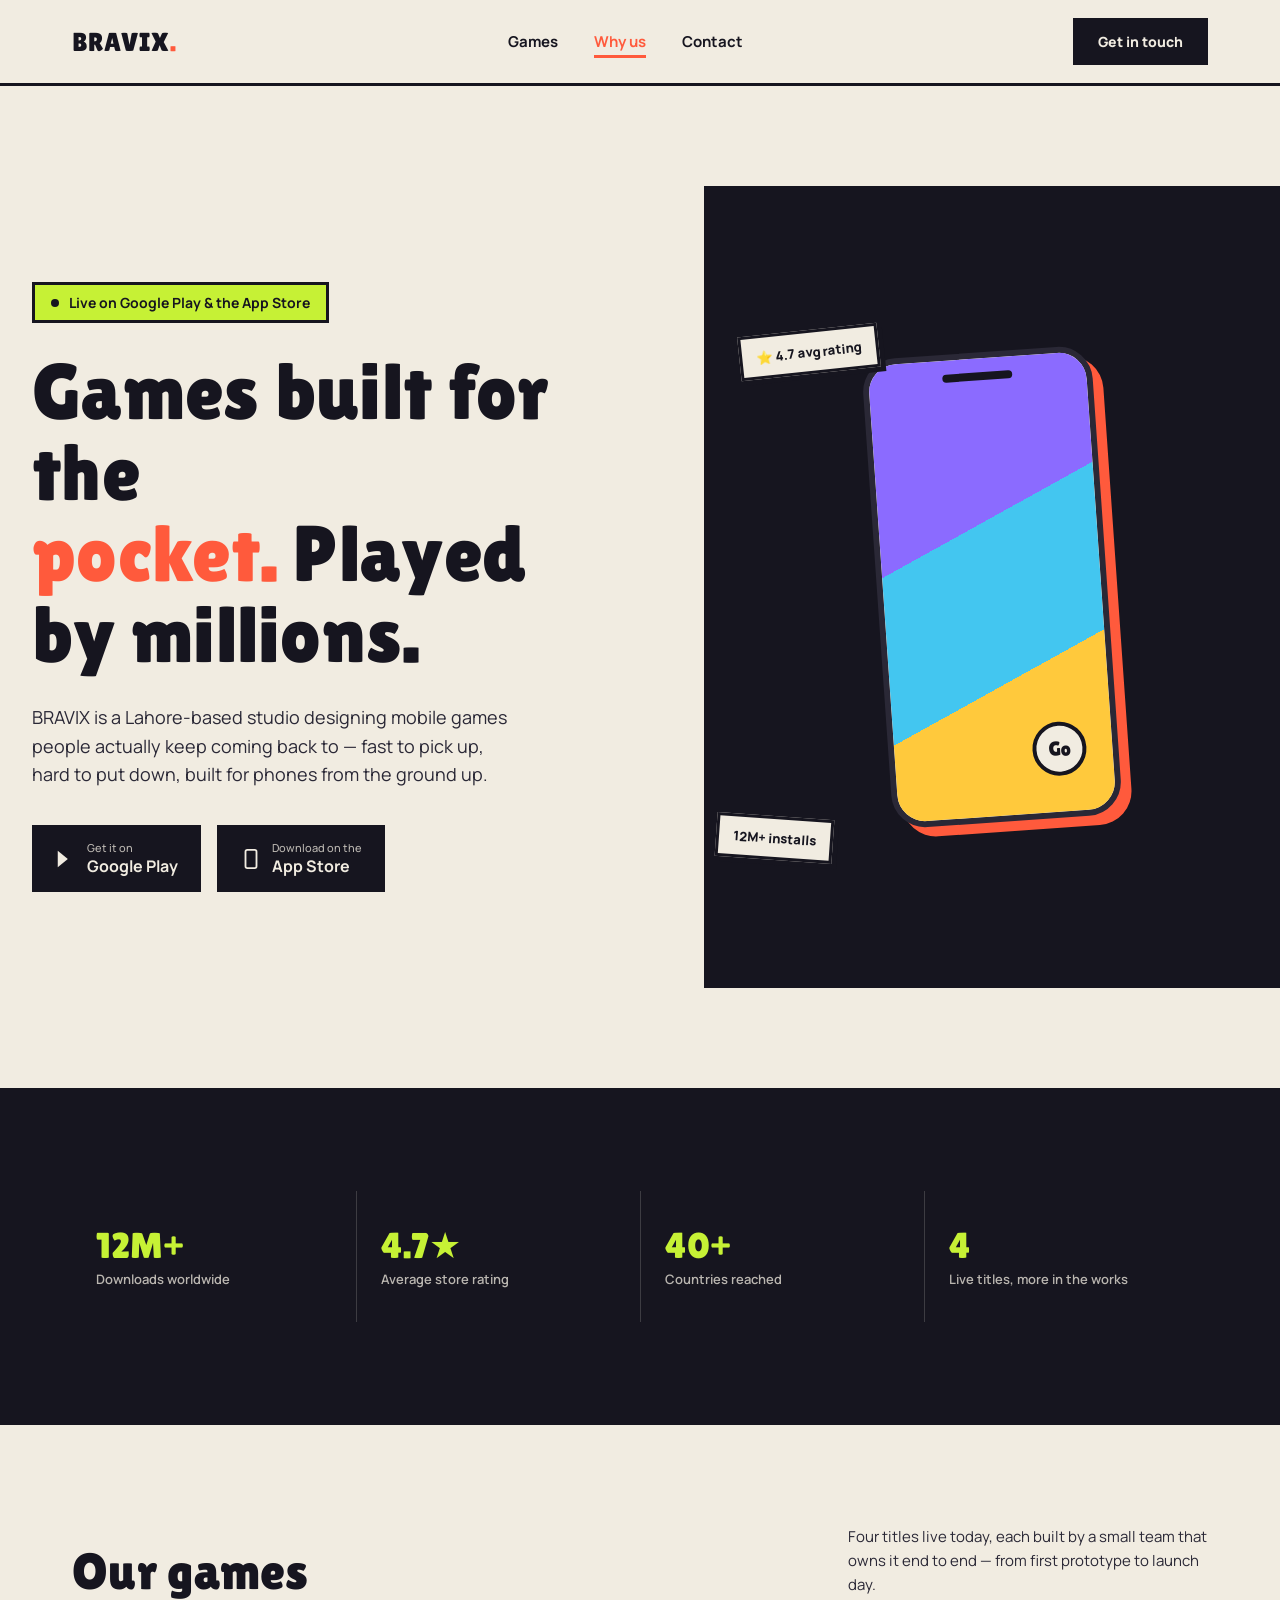
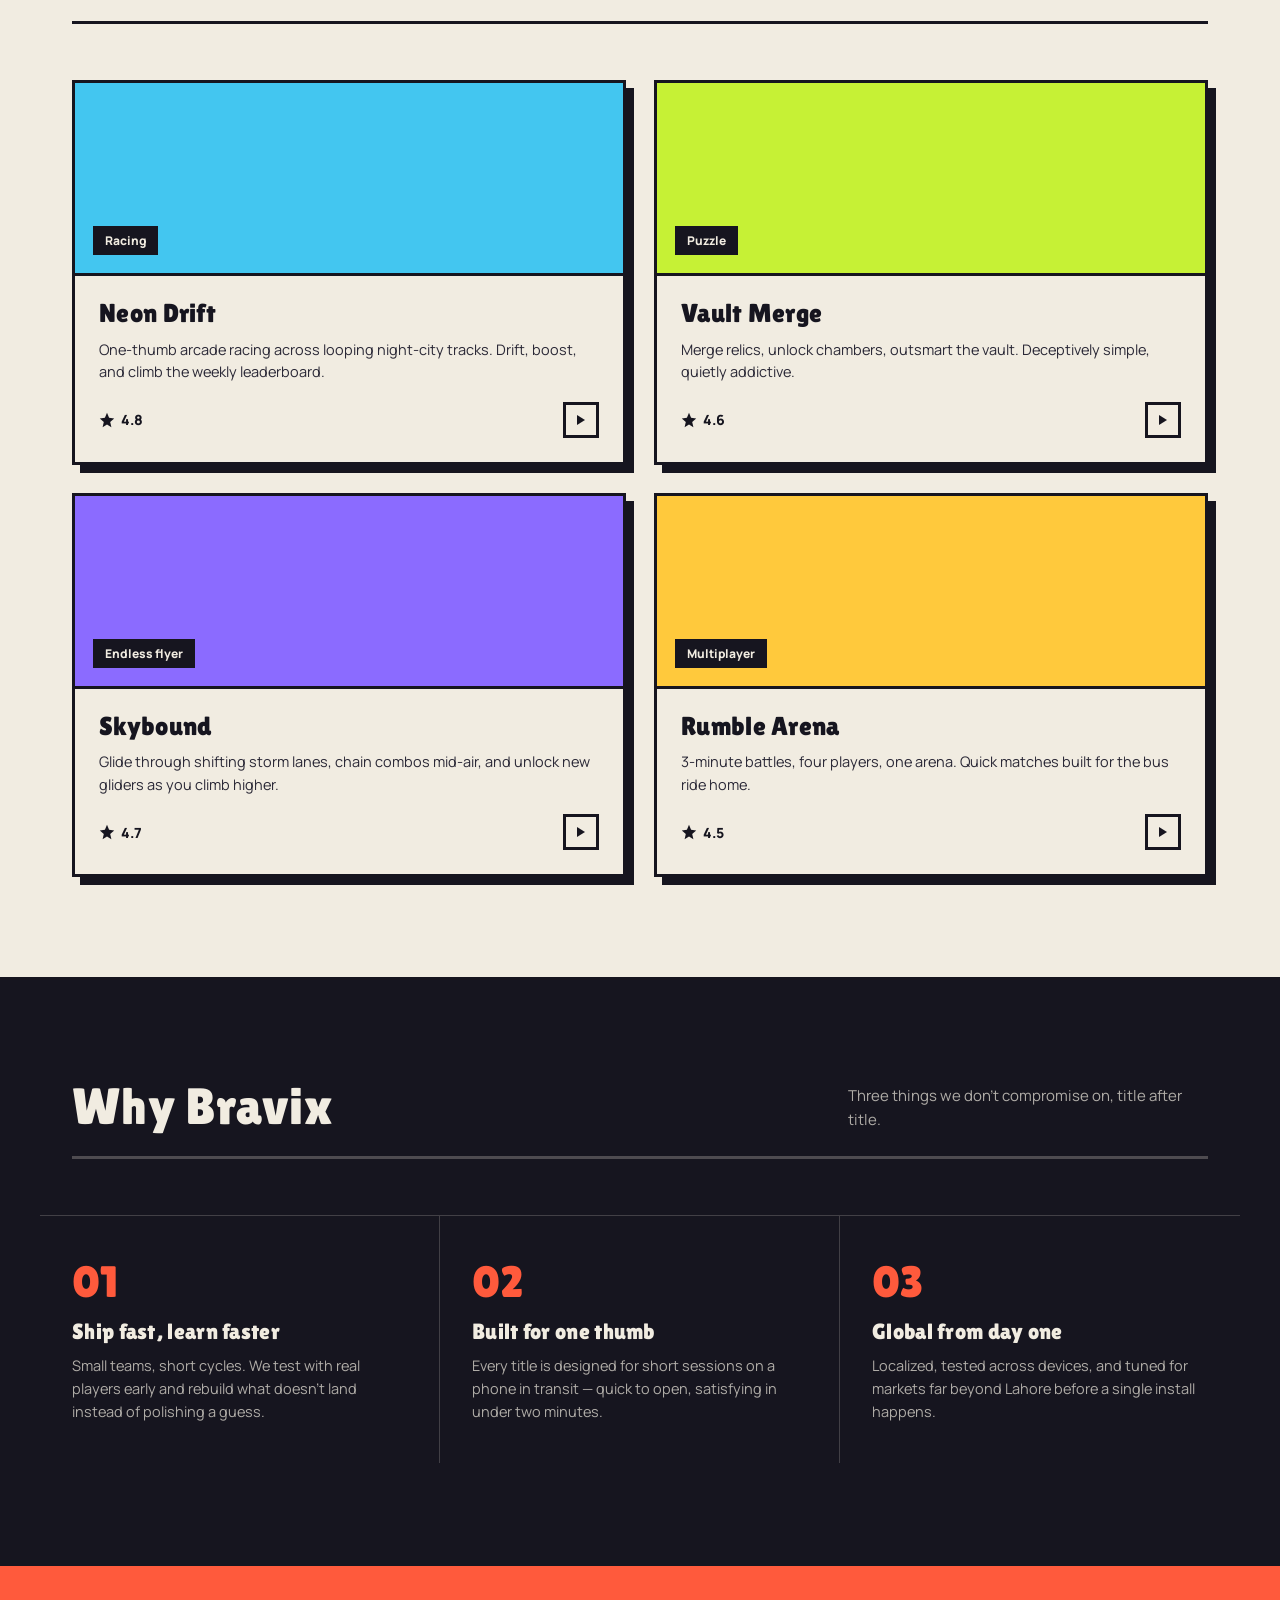
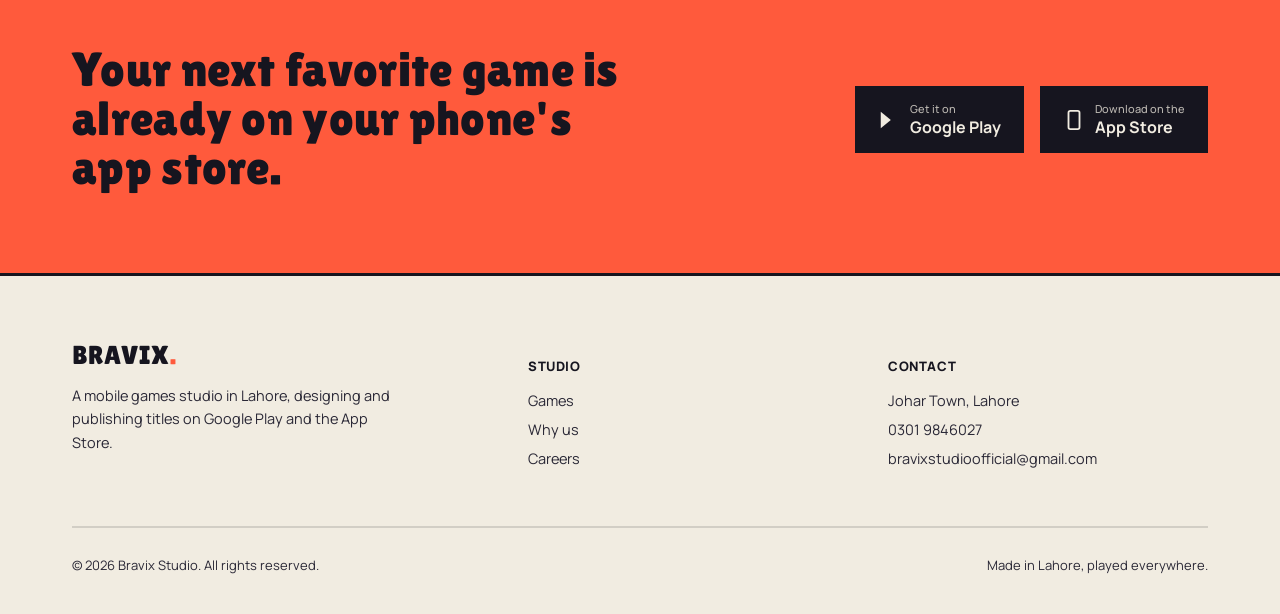
<file: index.html>
<!DOCTYPE html>
<html lang="en">
<head>
<meta charset="UTF-8" />
<meta name="viewport" content="width=device-width, initial-scale=1.0" />
<title>BRAVIX — Mobile games, made to be played</title>
<link rel="preconnect" href="https://fonts.googleapis.com">
<link href="https://fonts.googleapis.com/css2?family=Lilita+One&family=Manrope:wght@400;500;600;700;800&display=swap" rel="stylesheet">
<link rel="stylesheet" href="style.css">
</head>
<body>

<header>
  <nav class="wrap">
    <div class="logo">BRAVIX<span>.</span></div>
    <div class="navlinks">
      <a href="#games">Games</a>
      <a href="#why">Why us</a>
      <a href="#contact">Contact</a>
    </div>
    <a href="#contact" class="nav-cta">Get in touch</a>
    <button class="burger" aria-label="menu" aria-expanded="false">☰</button>
  </nav>
</header>

<section class="hero">
  <div class="hero-grid">
    <div class="hero-left">
      <div class="hero-tag reveal r1"><i></i>Live on Google Play &amp; the App Store</div>
      <h1 class="reveal r2">Games built for the<br><em>pocket.</em> Played by millions.</h1>
      <p class="hero-sub reveal r3">BRAVIX is a Lahore-based studio designing mobile games people actually keep coming back to — fast to pick up, hard to put down, built for phones from the ground up.</p>
      <div class="store-row reveal r4">
        <a href="#" class="badge">
          <svg viewBox="0 0 24 24" fill="none"><path d="M3 3l11 9-11 9V3z" fill="currentColor"/></svg>
          <span><small>Get it on</small><strong>Google Play</strong></span>
        </a>
        <a href="#" class="badge">
          <svg viewBox="0 0 24 24" fill="none"><rect x="6" y="2" width="12" height="20" rx="2" stroke="currentColor" stroke-width="2"/></svg>
          <span><small>Download on the</small><strong>App Store</strong></span>
        </a>
      </div>
    </div>
    <div class="hero-right">
      <div class="phone">
        <div class="screen"></div>
        <div class="notch"></div>
        <div class="ui-dot">Go</div>
      </div>
      <div class="float-chip chip-1">⭐ 4.7 avg rating</div>
      <div class="float-chip chip-2">12M+ installs</div>
    </div>
  </div>
</section>

<section class="stats">
  <div class="wrap stats-row">
    <div class="stat"><div class="num">12M+</div><div class="label">Downloads worldwide</div></div>
    <div class="stat"><div class="num">4.7★</div><div class="label">Average store rating</div></div>
    <div class="stat"><div class="num">40+</div><div class="label">Countries reached</div></div>
    <div class="stat"><div class="num">4</div><div class="label">Live titles, more in the works</div></div>
  </div>
</section>

<section id="games">
  <div class="wrap">
    <div class="sec-head">
      <h2>Our games</h2>
      <p>Four titles live today, each built by a small team that owns it end to end — from first prototype to launch day.</p>
    </div>
    <div class="games">

      <div class="cart">
        <div class="cart-art art-1"><span class="genre">Racing</span></div>
        <div class="cart-body">
          <h3>Neon Drift</h3>
          <p>One-thumb arcade racing across looping night-city tracks. Drift, boost, and climb the weekly leaderboard.</p>
          <div class="cart-foot">
            <div class="rating"><svg viewBox="0 0 20 20" fill="#16151f"><path d="M10 1l2.6 6.2L19 8l-5 4.4L15.5 19 10 15.6 4.5 19 6 12.4 1 8l6.4-.8z"/></svg> 4.8</div>
            <div class="play-btn"><svg viewBox="0 0 24 24"><path d="M4 2l16 10L4 22V2z"/></svg></div>
          </div>
        </div>
      </div>

      <div class="cart">
        <div class="cart-art art-2"><span class="genre">Puzzle</span></div>
        <div class="cart-body">
          <h3>Vault Merge</h3>
          <p>Merge relics, unlock chambers, outsmart the vault. Deceptively simple, quietly addictive.</p>
          <div class="cart-foot">
            <div class="rating"><svg viewBox="0 0 20 20" fill="#16151f"><path d="M10 1l2.6 6.2L19 8l-5 4.4L15.5 19 10 15.6 4.5 19 6 12.4 1 8l6.4-.8z"/></svg> 4.6</div>
            <div class="play-btn"><svg viewBox="0 0 24 24"><path d="M4 2l16 10L4 22V2z"/></svg></div>
          </div>
        </div>
      </div>

      <div class="cart">
        <div class="cart-art art-3"><span class="genre">Endless flyer</span></div>
        <div class="cart-body">
          <h3>Skybound</h3>
          <p>Glide through shifting storm lanes, chain combos mid-air, and unlock new gliders as you climb higher.</p>
          <div class="cart-foot">
            <div class="rating"><svg viewBox="0 0 20 20" fill="#16151f"><path d="M10 1l2.6 6.2L19 8l-5 4.4L15.5 19 10 15.6 4.5 19 6 12.4 1 8l6.4-.8z"/></svg> 4.7</div>
            <div class="play-btn"><svg viewBox="0 0 24 24"><path d="M4 2l16 10L4 22V2z"/></svg></div>
          </div>
        </div>
      </div>

      <div class="cart">
        <div class="cart-art art-4"><span class="genre">Multiplayer</span></div>
        <div class="cart-body">
          <h3>Rumble Arena</h3>
          <p>3-minute battles, four players, one arena. Quick matches built for the bus ride home.</p>
          <div class="cart-foot">
            <div class="rating"><svg viewBox="0 0 20 20" fill="#16151f"><path d="M10 1l2.6 6.2L19 8l-5 4.4L15.5 19 10 15.6 4.5 19 6 12.4 1 8l6.4-.8z"/></svg> 4.5</div>
            <div class="play-btn"><svg viewBox="0 0 24 24"><path d="M4 2l16 10L4 22V2z"/></svg></div>
          </div>
        </div>
      </div>

    </div>
  </div>
</section>

<section class="pillars-wrap" id="why">
  <div class="wrap">
    <div class="sec-head">
      <h2>Why Bravix</h2>
      <p>Three things we don't compromise on, title after title.</p>
    </div>
  </div>
  <div class="wrap" style="padding:0;">
    <div class="pillars">
      <div class="pillar">
        <div class="mark">01</div>
        <h3>Ship fast, learn faster</h3>
        <p>Small teams, short cycles. We test with real players early and rebuild what doesn't land instead of polishing a guess.</p>
      </div>
      <div class="pillar">
        <div class="mark">02</div>
        <h3>Built for one thumb</h3>
        <p>Every title is designed for short sessions on a phone in transit — quick to open, satisfying in under two minutes.</p>
      </div>
      <div class="pillar">
        <div class="mark">03</div>
        <h3>Global from day one</h3>
        <p>Localized, tested across devices, and tuned for markets far beyond Lahore before a single install happens.</p>
      </div>
    </div>
  </div>
</section>

<section class="cta-banner">
  <div class="wrap cta-inner">
    <h2>Your next favorite game is already on your phone's app store.</h2>
    <div class="cta-btns">
      <a href="#" class="badge">
        <svg viewBox="0 0 24 24" fill="none"><path d="M3 3l11 9-11 9V3z" fill="currentColor"/></svg>
        <span><small>Get it on</small><strong>Google Play</strong></span>
      </a>
      <a href="#" class="badge">
        <svg viewBox="0 0 24 24" fill="none"><rect x="6" y="2" width="12" height="20" rx="2" stroke="currentColor" stroke-width="2"/></svg>
        <span><small>Download on the</small><strong>App Store</strong></span>
      </a>
    </div>
  </div>
</section>

<footer id="contact">
  <div class="wrap">
    <div class="foot-grid">
      <div class="foot-brand">
        <div class="logo">BRAVIX<span style="color:var(--coral)">.</span></div>
        <p>A mobile games studio in Lahore, designing and publishing titles on Google Play and the App Store.</p>
      </div>
      <div class="foot-col">
        <h4>Studio</h4>
        <a href="#games">Games</a>
        <a href="#why">Why us</a>
        <a href="#">Careers</a>
      </div>
      <div class="foot-col">
        <h4>Contact</h4>
        <p>Johar Town, Lahore</p>
        <a href="tel:+923019846027">0301 9846027</a>
        <a href="mailto:bravixstudioofficial@gmail.com">bravixstudioofficial@gmail.com</a>
      </div>
    </div>
    <div class="foot-bottom">
      <span>© 2026 Bravix Studio. All rights reserved.</span>
      <span>Made in Lahore, played everywhere.</span>
    </div>
  </div>
</footer>

<script src="script.js"></script>
</body>
</html>
</file>
<file: style.css>
:root{
    --ink:#16151f;
    --ink-soft:#2a2836;
    --paper:#f1ece1;
    --paper-dim:#e7e0d1;
    --coral:#ff5a3c;
    --lime:#c6f135;
    --sky:#43c6f0;
    --violet:#8b6bff;
    --sun:#ffc93c;
    --line: rgba(22,21,31,0.14);
  }

  *{box-sizing:border-box;}
  html{scroll-behavior:smooth;}
  body{
    margin:0;
    background:var(--paper);
    color:var(--ink);
    font-family:'Manrope', sans-serif;
    -webkit-font-smoothing:antialiased;
  }
  h1,h2,h3, .display{
    font-family:'Lilita One', sans-serif;
    font-weight:400;
    letter-spacing:0.3px;
    line-height:1.02;
    margin:0;
  }
  p{ margin:0; }
  img,svg{ display:block; max-width:100%; }
  a{ color:inherit; text-decoration:none; }
  button{ font-family:inherit; cursor:pointer; }

  .wrap{
    max-width:1200px;
    margin:0 auto;
    padding:0 32px;
  }

  /* ---------- NAV ---------- */
  header{
    position:sticky; top:0; z-index:50;
    background:var(--paper);
    border-bottom:3px solid var(--ink);
  }
  nav.wrap{
    display:flex; align-items:center; justify-content:space-between;
    padding-top:18px; padding-bottom:18px;
  }
  .logo{
    font-family:'Lilita One', sans-serif;
    font-size:26px;
    letter-spacing:1px;
  }
  .logo span{ color:var(--coral); }
  .navlinks{
    display:flex; gap:36px; align-items:center;
    font-weight:700; font-size:15px;
  }
  .navlinks a{
    position:relative; padding:4px 0;
  }
  .navlinks a::after{
    content:"";
    position:absolute; left:0; bottom:-2px;
    width:0%; height:3px; background:var(--coral);
    transition:width .2s ease;
  }
  .navlinks a:hover::after{ width:100%; }
  .nav-cta{
    background:var(--ink); color:var(--paper);
    padding:11px 22px; font-weight:800; font-size:14px;
    border:3px solid var(--ink);
  }
  .nav-cta:hover{ background:var(--paper); color:var(--ink); }
  .burger{ display:none; background:none; border:none; }

  /* ---------- HERO ---------- */
  .hero{
    position:relative;
    overflow:hidden;
    border-bottom:3px solid var(--ink);
  }
  .hero-grid{
    display:grid;
    grid-template-columns:1.1fr 0.9fr;
    align-items:stretch;
  }
  .hero-left{
    padding:96px 0 96px 32px;
    max-width:620px;
    display:flex; flex-direction:column; gap:28px;
  }
  .hero-tag{
    display:inline-flex; align-items:center; gap:10px;
    font-weight:700; font-size:14px;
    background:var(--lime);
    border:3px solid var(--ink);
    padding:8px 16px;
    width:fit-content;
  }
  .hero-tag i{
    width:8px; height:8px; background:var(--ink); border-radius:50%;
    display:inline-block;
  }
  .hero h1{
    font-size:clamp(48px, 6.2vw, 84px);
    color:var(--ink);
  }
  .hero h1 em{
    font-style:normal;
    color:var(--coral);
  }
  .hero-sub{
    font-size:18px; line-height:1.6; color:var(--ink-soft);
    max-width:480px;
  }
  .store-row{
    display:flex; gap:16px; flex-wrap:wrap; margin-top:8px;
  }
  .badge{
    display:flex; align-items:center; gap:10px;
    background:var(--ink); color:var(--paper);
    padding:12px 20px;
    border:3px solid var(--ink);
    font-weight:700;
  }
  .badge:hover{ background:var(--ink-soft); }
  .badge small{ display:block; font-weight:500; font-size:11px; opacity:.75; }
  .badge strong{ display:block; font-size:16px; }
  .badge svg{ width:22px; height:22px; flex:none; }

  .hero-right{
    position:relative;
    background:var(--ink);
    display:flex; align-items:center; justify-content:center;
    padding:64px 32px;
  }
  .phone{
    position:relative;
    width:230px; height:470px;
    background:var(--paper);
    border:6px solid var(--ink-soft);
    border-radius:34px;
    box-shadow: 10px 10px 0 var(--coral);
    overflow:hidden;
    transform: rotate(-4deg);
  }
  .phone .screen{
    position:absolute; inset:0;
    background:
      linear-gradient(155deg, var(--violet) 0%, var(--violet) 38%, var(--sky) 38%, var(--sky) 68%, var(--sun) 68%, var(--sun) 100%);
  }
  .phone .notch{
    position:absolute; top:14px; left:50%; transform:translateX(-50%);
    width:70px; height:8px; background:var(--ink); border-radius:6px;
  }
  .phone .ui-dot{
    position:absolute; width:54px; height:54px; border-radius:50%;
    background:var(--paper); border:4px solid var(--ink);
    bottom:36px; right:26px;
    display:flex; align-items:center; justify-content:center;
    font-family:'Lilita One'; font-size:20px;
  }
  .float-chip{
    position:absolute;
    background:var(--paper); border:3px solid var(--ink);
    padding:10px 14px; font-weight:800; font-size:13px;
    box-shadow: 5px 5px 0 var(--ink);
  }
  .chip-1{ top:18%; left:6%; transform:rotate(-6deg); }
  .chip-2{ bottom:16%; left:2%; transform:rotate(4deg); }

  /* ---------- STATS ---------- */
  .stats{
    border-bottom:3px solid var(--ink);
    background:var(--ink);
    color:var(--paper);
  }
  .stats-row{
    display:grid;
    grid-template-columns:repeat(4, 1fr);
  }
  .stat{
    padding:34px 24px;
    border-left:1px solid rgba(241,236,225,0.18);
    text-align:left;
  }
  .stat:first-child{ border-left:none; }
  .stat .num{
    font-family:'Lilita One';
    font-size:36px;
    color:var(--lime);
  }
  .stat .label{
    font-size:13px; font-weight:600; opacity:.75; margin-top:4px;
  }

  /* ---------- SECTION HEADS ---------- */
  section{ padding:100px 0; }
  .sec-head{
    display:flex; justify-content:space-between; align-items:flex-end;
    margin-bottom:56px; gap:24px; flex-wrap:wrap;
    border-bottom:3px solid var(--ink);
    padding-bottom:24px;
  }
  .sec-head h2{
    font-size:clamp(34px, 4vw, 52px);
  }
  .sec-head p{
    max-width:360px; color:var(--ink-soft); font-size:15px; line-height:1.6;
  }

  /* ---------- GAMES GRID ---------- */
  .games{
    display:grid;
    grid-template-columns:repeat(2, 1fr);
    gap:28px;
  }
  .cart{
    border:3px solid var(--ink);
    background:var(--paper);
    box-shadow:8px 8px 0 var(--ink);
    padding:0;
    transition:transform .18s ease, box-shadow .18s ease;
    overflow:hidden;
  }
  .cart:hover{
    transform:translate(-4px,-4px);
    box-shadow:12px 12px 0 var(--ink);
  }
  .cart-art{
    height:190px;
    position:relative;
    display:flex; align-items:flex-end;
    padding:18px;
  }
  .cart-art .genre{
    background:var(--ink); color:var(--paper);
    font-size:12px; font-weight:800;
    padding:6px 12px;
  }
  .cart-body{
    padding:24px;
    border-top:3px solid var(--ink);
    display:flex; flex-direction:column; gap:12px;
  }
  .cart-body h3{ font-size:26px; }
  .cart-body p{ color:var(--ink-soft); font-size:14.5px; line-height:1.55; }
  .cart-foot{
    display:flex; align-items:center; justify-content:space-between;
    margin-top:6px;
  }
  .rating{ display:flex; align-items:center; gap:6px; font-weight:800; font-size:14px; }
  .rating svg{ width:16px; height:16px; }
  .play-btn{
    width:36px; height:36px; border:3px solid var(--ink);
    display:flex; align-items:center; justify-content:center;
    background:var(--paper);
  }
  .play-btn:hover{ background:var(--ink); }
  .play-btn:hover svg{ fill:var(--paper); }
  .play-btn svg{ width:12px; fill:var(--ink); }

  .art-1{ background:var(--sky); }
  .art-2{ background:var(--lime); }
  .art-3{ background:var(--violet); }
  .art-4{ background:var(--sun); }

  /* ---------- PILLARS ---------- */
  .pillars-wrap{ background:var(--ink); color:var(--paper); border-top:3px solid var(--ink); border-bottom:3px solid var(--ink); }
  .pillars-wrap .sec-head{ border-bottom-color:rgba(241,236,225,0.25); }
  .pillars-wrap .sec-head p{ color:rgba(241,236,225,0.7); }
  .pillars{
    display:grid; grid-template-columns:repeat(3,1fr); gap:0;
    border-top:1px solid rgba(241,236,225,0.2);
  }
  .pillar{
    padding:40px 32px 0;
    border-right:1px solid rgba(241,236,225,0.2);
  }
  .pillar:last-child{ border-right:none; }
  .pillar .mark{
    font-family:'Lilita One'; font-size:44px; color:var(--coral);
    margin-bottom:14px;
  }
  .pillar h3{ font-size:22px; margin-bottom:10px; }
  .pillar p{ color:rgba(241,236,225,0.7); font-size:14.5px; line-height:1.6; padding-bottom:40px; }

  /* ---------- CTA BANNER ---------- */
  .cta-banner{
    text-align:left;
    background:var(--coral);
    border-bottom:3px solid var(--ink);
    padding:80px 0;
  }
  .cta-inner{
    display:flex; align-items:center; justify-content:space-between;
    flex-wrap:wrap; gap:32px;
  }
  .cta-inner h2{ font-size:clamp(30px,4vw,48px); max-width:560px; color:var(--ink); }
  .cta-btns{ display:flex; gap:16px; flex-wrap:wrap; }
  .cta-btns .badge{ background:var(--ink); border-color:var(--ink); }

  /* ---------- FOOTER ---------- */
  footer{ padding:64px 0 40px; }
  .foot-grid{
    display:grid; grid-template-columns:1.3fr 1fr 1fr; gap:40px;
    padding-bottom:48px; border-bottom:2px solid var(--line);
  }
  .foot-brand .logo{ margin-bottom:14px; }
  .foot-brand p{ color:var(--ink-soft); font-size:14.5px; line-height:1.6; max-width:320px; }
  .foot-col h4{ font-size:13px; font-weight:800; margin-bottom:16px; text-transform:uppercase; letter-spacing:.6px; }
  .foot-col a, .foot-col p{ display:block; color:var(--ink-soft); font-size:14.5px; margin-bottom:10px; }
  .foot-col a:hover{ color:var(--coral); }
  .foot-bottom{
    display:flex; justify-content:space-between; align-items:center;
    padding-top:28px; flex-wrap:wrap; gap:12px;
    font-size:13px; color:var(--ink-soft);
  }

  /* mobile nav dropdown, toggled by script.js */
  .navlinks.open{
    display:flex;
    position:absolute;
    top:100%; left:0; right:0;
    flex-direction:column;
    gap:0;
    background:var(--paper);
    border-bottom:3px solid var(--ink);
  }
  .navlinks.open a{
    padding:16px 32px;
    border-top:1px solid var(--line);
  }
  .navlinks.open a::after{ display:none; }

  @media (max-width:900px){
    .hero-grid{ grid-template-columns:1fr; }
    .hero-right{ order:-1; padding:48px 32px; }
    .hero-left{ padding:56px 0 56px 24px; }
    .stats-row{ grid-template-columns:repeat(2,1fr); }
    .stat:nth-child(3){ border-left:none; }
    .games{ grid-template-columns:1fr; }
    .pillars{ grid-template-columns:1fr; }
    .pillar{ border-right:none; border-bottom:1px solid rgba(241,236,225,0.2); }
    .foot-grid{ grid-template-columns:1fr; gap:32px; }
    header{ position:sticky; }
    nav.wrap{ position:relative; }
    .navlinks{ display:none; }
    .burger{ display:block; }
    .wrap{ padding:0 20px; }
  }

  /* active section indicator, toggled by script.js */
  .navlinks a.active{ color:var(--coral); }
  .navlinks a.active::after{ width:100%; }

  .reveal{ opacity:0; transform:translateY(16px); animation:rise .7s ease forwards; }
  .r1{ animation-delay:.05s; } .r2{ animation-delay:.15s; } .r3{ animation-delay:.25s; } .r4{ animation-delay:.35s; }
  @keyframes rise{ to{ opacity:1; transform:translateY(0); } }
  @media (prefers-reduced-motion: reduce){
    .reveal{ animation:none; opacity:1; transform:none; }
    html{ scroll-behavior:auto; }
  }
</file>
